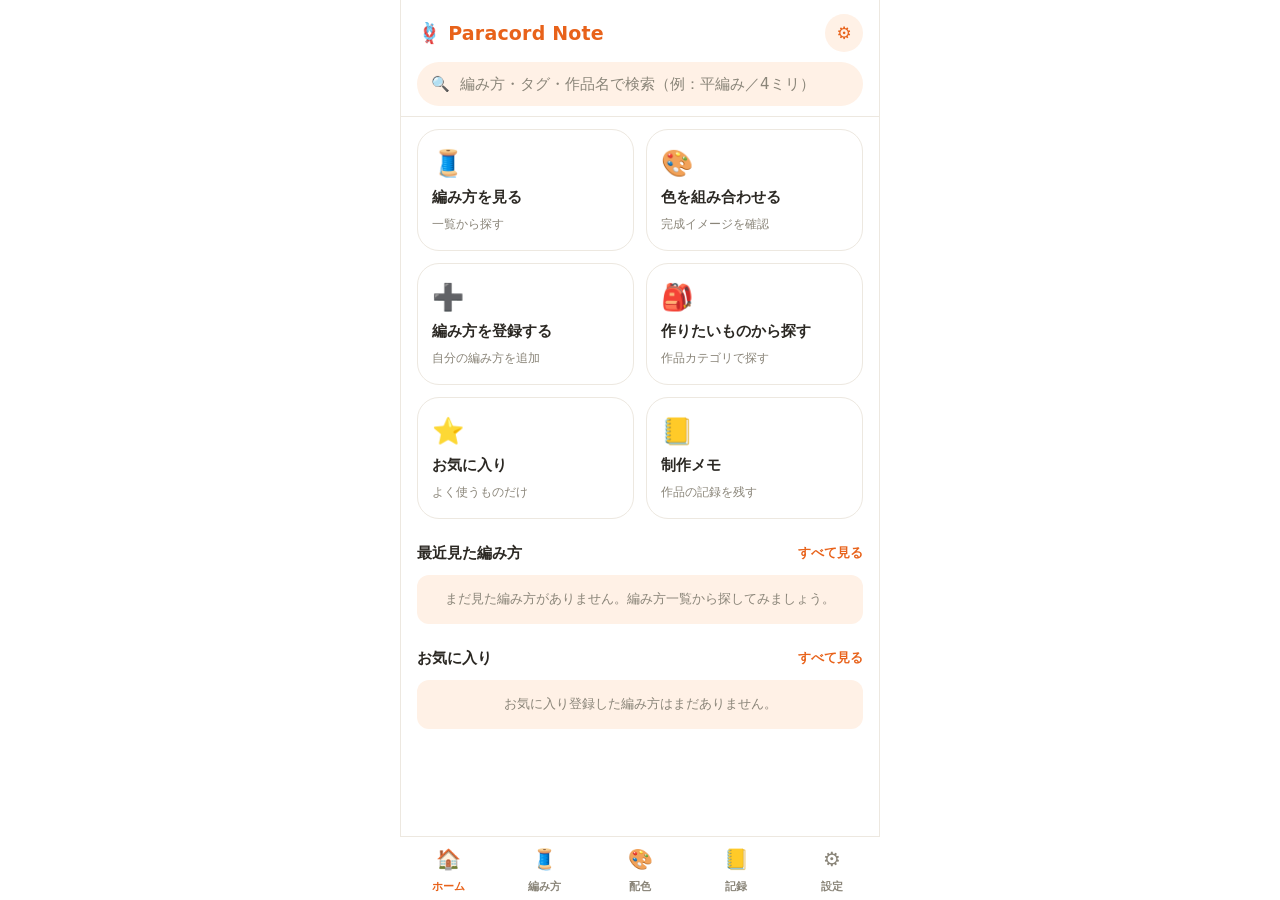
<file: paracord-note/index.html>
<!doctype html>
<html lang="ja">
<head>
<meta charset="utf-8">
<meta name="viewport" content="width=device-width,initial-scale=1,viewport-fit=cover">
<title>Paracord Note</title>
<meta name="description" content="パラコードの編み方・手順・配色を記録して、いつでも作業を再開できるアプリ">
<meta name="theme-color" content="#FF7A30">
<link rel="stylesheet" href="css/style.css">
</head>
<body>
<div id="app"></div>
<script src="js/data.js"></script>
<script src="js/app.js"></script>
</body>
</html>
</file>
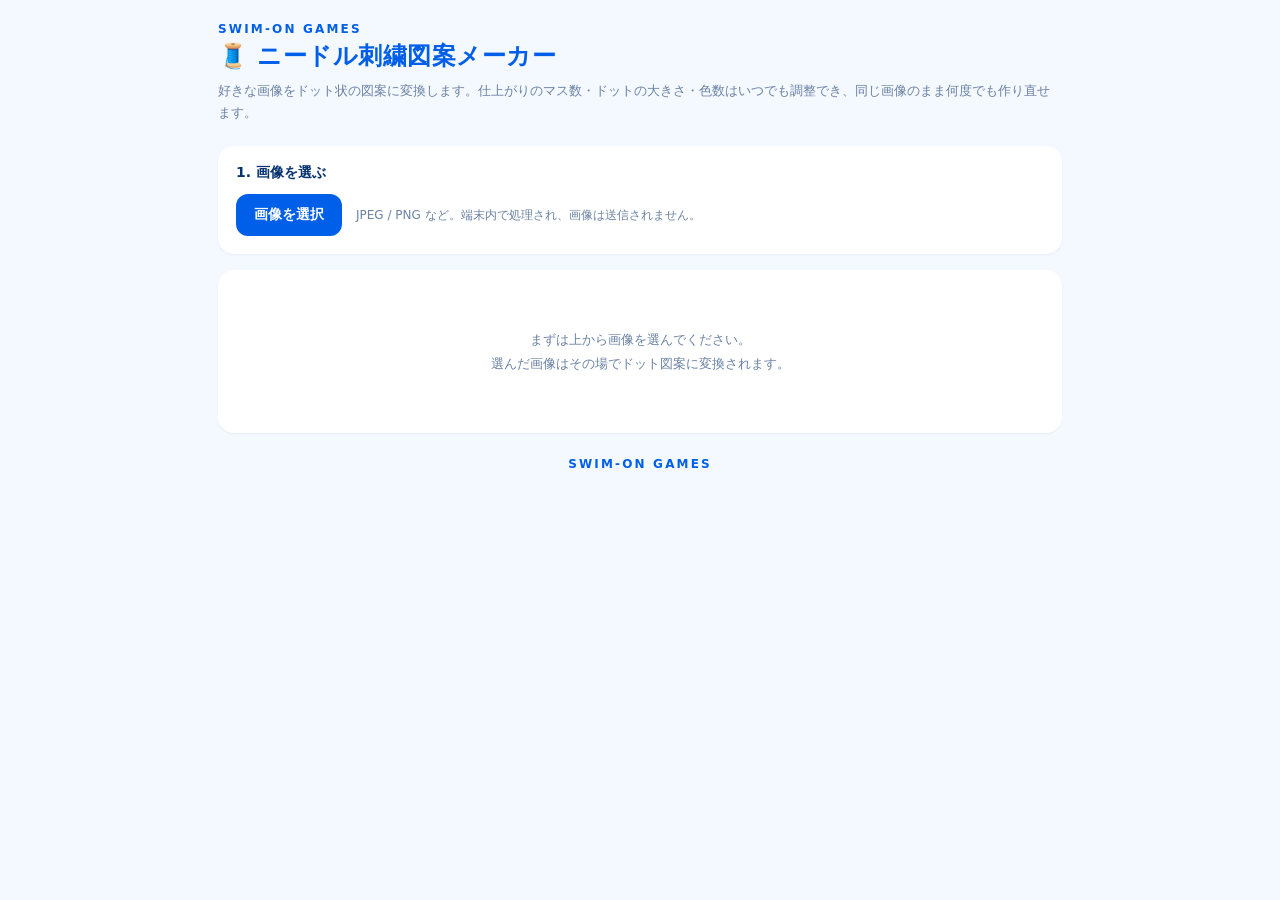
<file: needle-embroidery-pattern.html>
<!doctype html>
<html lang="ja">
<head>
<meta charset="utf-8">
<meta name="viewport" content="width=device-width,initial-scale=1,viewport-fit=cover">
<title>ニードル刺繍図案メーカー | SWIM-ON GAMES</title>
<meta name="description" content="画像を選ぶだけで、ニードル刺繍・パンチニードル用のドット図案に変換。ドットの大きさや色数はあとから何度でも調整できます。">
<style>
:root{
  --blue:#005FE8;
  --blue-dark:#0046B8;
  --blue-light:#EAF5FF;
  --text:#06326F;
  --muted:#6B82A3;
  --line:#D9E9FF;
  --white:#fff;
}
*{box-sizing:border-box;-webkit-tap-highlight-color:transparent}
html,body{margin:0;min-height:100%;font-family:system-ui,-apple-system,BlinkMacSystemFont,"Hiragino Sans","Yu Gothic",sans-serif;background:#F4F8FF;color:var(--text)}
button{font-family:inherit;cursor:pointer;border:0;background:none}
input{font-family:inherit}
.app{width:min(880px,100%);margin:0 auto;padding:22px 18px 48px}
.header{display:flex;align-items:center;justify-content:space-between;margin-bottom:4px}
.brand{font-size:12px;font-weight:900;letter-spacing:.18em;color:var(--blue)}
h1.title{margin:2px 0 8px;color:var(--blue);font-size:24px;font-weight:900;letter-spacing:.02em}
.subtitle{margin:0 0 22px;color:var(--muted);font-size:13px;line-height:1.7}
.card{background:#fff;border-radius:16px;padding:18px 18px;margin-bottom:16px;box-shadow:0 1px 2px rgba(6,50,111,.06)}
.card h2{margin:0 0 12px;font-size:14px;font-weight:900;color:var(--text)}
.upload-row{display:flex;align-items:center;gap:14px;flex-wrap:wrap}
.upload-btn{background:var(--blue);color:#fff;font-weight:900;font-size:14px;padding:12px 18px;border-radius:12px}
.upload-btn:active{background:var(--blue-dark)}
input[type=file]{display:none}
.thumb{width:56px;height:56px;border-radius:10px;object-fit:cover;border:2px solid var(--line);display:none}
.file-hint{font-size:12px;color:var(--muted)}
.field{margin-top:16px}
.field:first-child{margin-top:0}
.field-label{display:flex;justify-content:space-between;align-items:baseline;font-size:13px;font-weight:800;color:var(--text);margin-bottom:8px}
.field-label .val{color:var(--blue);font-weight:900}
input[type=range]{width:100%;accent-color:var(--blue)}
.grid-info{font-size:12px;color:var(--muted);margin-top:6px}
.size-inputs{display:flex;align-items:center;gap:8px;font-size:14px;font-weight:800;color:var(--text)}
.size-inputs input[type=number]{width:72px;padding:8px 10px;border:2px solid var(--line);border-radius:10px;font-size:14px;font-weight:800;color:var(--text);background:var(--blue-light);outline:none;-moz-appearance:textfield}
.size-inputs input[type=number]:focus{border-color:var(--blue)}
.size-x{color:var(--muted)}
.size-unit{color:var(--muted);font-weight:700;font-size:12px}
.canvas-wrap{overflow:auto;border:1px solid var(--line);border-radius:12px;background:#fbfdff;max-height:70vh}
canvas#pattern{display:block}
.empty-state{padding:40px 16px;text-align:center;color:var(--muted);font-size:13px;line-height:1.8}
.actions{display:flex;gap:10px;margin-top:14px;flex-wrap:wrap}
.btn{padding:12px 18px;border-radius:12px;font-size:13px;font-weight:900}
.btn-primary{background:var(--blue);color:#fff}
.btn-primary:active{background:var(--blue-dark)}
.btn-outline{background:#fff;color:var(--blue);border:2px solid var(--blue)}
.btn[disabled]{opacity:.4;pointer-events:none}
.legend-head{display:flex;justify-content:space-between;align-items:baseline}
.legend-count{font-size:12px;color:var(--muted)}
.legend-list{display:grid;grid-template-columns:repeat(auto-fill,minmax(150px,1fr));gap:8px;margin-top:12px}
.legend-item{display:flex;align-items:center;gap:8px;background:var(--blue-light);border-radius:10px;padding:8px 10px}
.swatch{width:26px;height:26px;border-radius:7px;flex-shrink:0;border:1px solid rgba(0,0,0,.08);display:flex;align-items:center;justify-content:center;font-size:11px;font-weight:900}
.legend-meta{font-size:11px;color:var(--text);line-height:1.5}
.legend-meta b{font-size:12px}
.footer{text-align:center;color:var(--blue);font-size:12px;font-weight:900;letter-spacing:.18em;padding-top:8px}
.status{font-size:12px;color:var(--blue);font-weight:800;margin-top:8px;min-height:16px}
</style>
</head>
<body>
<div class="app">
  <div class="header"><div class="brand">SWIM-ON GAMES</div></div>
  <h1 class="title">🧵 ニードル刺繍図案メーカー</h1>
  <p class="subtitle">好きな画像をドット状の図案に変換します。仕上がりのマス数・ドットの大きさ・色数はいつでも調整でき、同じ画像のまま何度でも作り直せます。</p>

  <div class="card">
    <h2>1. 画像を選ぶ</h2>
    <div class="upload-row">
      <label class="upload-btn">画像を選択<input id="fileInput" type="file" accept="image/*"></label>
      <img id="thumb" class="thumb" alt="">
      <span class="file-hint">JPEG / PNG など。端末内で処理され、画像は送信されません。</span>
    </div>
  </div>

  <div class="card" id="controlsCard" style="display:none">
    <h2>2. 仕上がりサイズ・色数を調整</h2>
    <div class="field">
      <div class="field-label"><span>仕上がりサイズ（マス数）</span></div>
      <div class="size-inputs">
        <input type="number" id="targetCols" min="3" step="1" inputmode="numeric"><span class="size-x">×</span><span id="targetRowsOut">-</span><span class="size-unit">マス（横×縦）</span>
      </div>
      <div class="grid-info" id="gridInfo"></div>
    </div>
    <div class="field">
      <div class="field-label"><span>ドットの大きさ（詳細調整）</span><span class="val" id="dotSizeVal"></span></div>
      <input type="range" id="dotSize" min="2" max="40" value="10" step="1">
    </div>
    <div class="field">
      <div class="field-label"><span>糸の色数（減色）</span><span class="val" id="colorCountVal"></span></div>
      <input type="range" id="colorCount" min="2" max="40" value="12" step="1">
      <div class="grid-info">色数を減らすほど、必要な糸の種類が少なくなります。</div>
    </div>
    <div class="status" id="status"></div>
  </div>

  <div class="card" id="patternCard" style="display:none">
    <h2>3. 図案</h2>
    <div class="canvas-wrap"><canvas id="pattern"></canvas></div>
    <div class="actions">
      <button class="btn btn-primary" id="downloadBtn">図案をPNGで保存</button>
    </div>
  </div>

  <div class="card" id="legendCard" style="display:none">
    <div class="legend-head"><h2 style="margin:0">糸の色一覧</h2><span class="legend-count" id="legendCount"></span></div>
    <div class="legend-list" id="legendList"></div>
  </div>

  <div class="card" id="placeholderCard">
    <div class="empty-state">まずは上から画像を選んでください。<br>選んだ画像はその場でドット図案に変換されます。</div>
  </div>

  <div class="footer">SWIM-ON GAMES</div>
</div>

<script>
(function(){
  var MAX_SOURCE_DIM = 480;
  var srcCtx, srcW, srcH, srcData;

  var fileInput = document.getElementById('fileInput');
  var thumb = document.getElementById('thumb');
  var controlsCard = document.getElementById('controlsCard');
  var patternCard = document.getElementById('patternCard');
  var legendCard = document.getElementById('legendCard');
  var placeholderCard = document.getElementById('placeholderCard');
  var dotSizeInput = document.getElementById('dotSize');
  var dotSizeVal = document.getElementById('dotSizeVal');
  var targetColsInput = document.getElementById('targetCols');
  var targetRowsOut = document.getElementById('targetRowsOut');
  var colorCountInput = document.getElementById('colorCount');
  var colorCountVal = document.getElementById('colorCountVal');
  var gridInfo = document.getElementById('gridInfo');
  var status = document.getElementById('status');
  var patternCanvas = document.getElementById('pattern');
  var legendList = document.getElementById('legendList');
  var legendCount = document.getElementById('legendCount');
  var downloadBtn = document.getElementById('downloadBtn');

  var regenTimer = null;

  fileInput.addEventListener('change', function(e){
    var file = e.target.files && e.target.files[0];
    if(!file) return;
    var reader = new FileReader();
    reader.onload = function(ev){
      var img = new Image();
      img.onload = function(){ onImageLoaded(img); };
      img.src = ev.target.result;
    };
    reader.readAsDataURL(file);
  });

  function onImageLoaded(img){
    thumb.src = img.src;
    thumb.style.display = 'block';

    var scale = Math.min(1, MAX_SOURCE_DIM / Math.max(img.width, img.height));
    srcW = Math.max(1, Math.round(img.width * scale));
    srcH = Math.max(1, Math.round(img.height * scale));

    var off = document.createElement('canvas');
    off.width = srcW; off.height = srcH;
    srcCtx = off.getContext('2d');
    srcCtx.drawImage(img, 0, 0, srcW, srcH);
    srcData = srcCtx.getImageData(0, 0, srcW, srcH).data;

    dotSizeInput.max = Math.max(4, Math.floor(Math.min(srcW, srcH) / 3));
    dotSizeInput.value = Math.max(3, Math.round(Math.min(srcW, srcH) / 40));

    targetColsInput.min = Math.max(1, Math.floor(srcW / parseInt(dotSizeInput.max, 10)));
    targetColsInput.max = Math.floor(srcW / parseInt(dotSizeInput.min, 10));

    controlsCard.style.display = '';
    patternCard.style.display = '';
    legendCard.style.display = '';
    placeholderCard.style.display = 'none';

    scheduleGenerate(true);
  }

  dotSizeInput.addEventListener('input', function(){ scheduleGenerate(false); });
  colorCountInput.addEventListener('input', function(){ scheduleGenerate(false); });

  targetColsInput.addEventListener('input', function(){
    var wantCols = parseInt(targetColsInput.value, 10);
    if(!wantCols || wantCols < 1) return;
    var dotMin = parseInt(dotSizeInput.min, 10), dotMax = parseInt(dotSizeInput.max, 10);
    var newDotSize = Math.min(dotMax, Math.max(dotMin, Math.round(srcW / wantCols)));
    dotSizeInput.value = newDotSize;
    scheduleGenerate(false);
  });

  function scheduleGenerate(immediate){
    dotSizeVal.textContent = dotSizeInput.value + 'px';
    colorCountVal.textContent = colorCountInput.value + '色';
    if(regenTimer) clearTimeout(regenTimer);
    if(immediate){ generate(); return; }
    status.textContent = '生成中…';
    regenTimer = setTimeout(generate, 140);
  }

  function generate(){
    var dotSize = parseInt(dotSizeInput.value, 10);
    var maxColors = parseInt(colorCountInput.value, 10);

    var cols = Math.max(1, Math.floor(srcW / dotSize));
    var rows = Math.max(1, Math.floor(srcH / dotSize));
    targetColsInput.value = cols;
    targetRowsOut.textContent = rows;
    gridInfo.textContent = 'ドット ' + dotSize + 'px 換算での実際のマス数です';

    var cellColors = new Array(cols * rows);
    for(var ry = 0; ry < rows; ry++){
      for(var rx = 0; rx < cols; rx++){
        cellColors[ry * cols + rx] = averageCell(rx * dotSize, ry * dotSize, dotSize, dotSize);
      }
    }

    var k = Math.min(maxColors, cellColors.length);
    var km = kmeans(cellColors, k, 6);
    var clusters = km.clusters.map(function(c, i){ return { r: c.r, g: c.g, b: c.b, count: 0, idx: i }; });
    km.assignments.forEach(function(ci){ clusters[ci].count++; });

    clusters.sort(function(a, b){ return b.count - a.count; });
    var oldToNew = {};
    clusters.forEach(function(c, newIdx){ oldToNew[c.idx] = newIdx; c.symbol = String(newIdx + 1); });
    var finalAssignments = km.assignments.map(function(ci){ return oldToNew[ci]; });

    renderPattern(cols, rows, dotSize, finalAssignments, clusters);
    renderLegend(clusters, cellColors.length);
    status.textContent = '';
  }

  function averageCell(px, py, w, h){
    var r = 0, g = 0, b = 0, n = 0;
    var x1 = Math.min(px + w, srcW), y1 = Math.min(py + h, srcH);
    for(var y = py; y < y1; y++){
      var rowOff = y * srcW * 4;
      for(var x = px; x < x1; x++){
        var o = rowOff + x * 4;
        r += srcData[o]; g += srcData[o+1]; b += srcData[o+2]; n++;
      }
    }
    if(n === 0) return { r:255, g:255, b:255 };
    return { r: r/n, g: g/n, b: b/n };
  }

  function kmeans(colors, k, iterations){
    if(k <= 0) k = 1;
    var step = Math.max(1, Math.floor(colors.length / k));
    var centroids = [];
    for(var i = 0; i < k; i++){
      var src = colors[Math.min(colors.length - 1, i * step)];
      centroids.push({ r: src.r, g: src.g, b: src.b });
    }

    var assignments = new Array(colors.length);
    for(var iter = 0; iter < iterations; iter++){
      for(var ci = 0; ci < colors.length; ci++){
        var c = colors[ci], best = 0, bestD = Infinity;
        for(var j = 0; j < centroids.length; j++){
          var cd = centroids[j];
          var dr = c.r - cd.r, dg = c.g - cd.g, db = c.b - cd.b;
          var d = dr*dr + dg*dg + db*db;
          if(d < bestD){ bestD = d; best = j; }
        }
        assignments[ci] = best;
      }
      var sums = centroids.map(function(){ return { r:0, g:0, b:0, n:0 }; });
      for(var ci2 = 0; ci2 < colors.length; ci2++){
        var s = sums[assignments[ci2]], c2 = colors[ci2];
        s.r += c2.r; s.g += c2.g; s.b += c2.b; s.n++;
      }
      sums.forEach(function(s, idx){
        if(s.n > 0) centroids[idx] = { r: s.r/s.n, g: s.g/s.n, b: s.b/s.n };
      });
    }
    return { clusters: centroids, assignments: assignments };
  }

  function renderPattern(cols, rows, dotSize, assignments, clusters){
    var cellSize = Math.max(8, Math.min(26, Math.floor(700 / cols)));
    var marginTop = 20, marginLeft = 26;
    var w = cols * cellSize + marginLeft, h = rows * cellSize + marginTop;
    patternCanvas.width = w;
    patternCanvas.height = h;
    var ctx = patternCanvas.getContext('2d');
    ctx.clearRect(0, 0, w, h);
    ctx.fillStyle = '#fff';
    ctx.fillRect(0, 0, w, h);

    var showSymbol = cellSize >= 14;
    ctx.textAlign = 'center';
    ctx.textBaseline = 'middle';
    ctx.font = Math.floor(cellSize * 0.55) + 'px system-ui, sans-serif';

    for(var y = 0; y < rows; y++){
      for(var x = 0; x < cols; x++){
        var cl = clusters[assignments[y * cols + x]];
        var px = marginLeft + x * cellSize, py = marginTop + y * cellSize;
        ctx.fillStyle = 'rgb(' + Math.round(cl.r) + ',' + Math.round(cl.g) + ',' + Math.round(cl.b) + ')';
        ctx.fillRect(px, py, cellSize, cellSize);
        ctx.strokeStyle = 'rgba(6,50,111,0.12)';
        ctx.lineWidth = 1;
        ctx.strokeRect(px + 0.5, py + 0.5, cellSize - 1, cellSize - 1);
        if(showSymbol){
          var lum = 0.299*cl.r + 0.587*cl.g + 0.114*cl.b;
          ctx.fillStyle = lum > 150 ? '#06326F' : '#fff';
          ctx.fillText(cl.symbol, px + cellSize/2, py + cellSize/2 + 1);
        }
      }
    }

    // bold grid every 10 cells + axis numbers for locating stitch position
    ctx.strokeStyle = 'rgba(6,50,111,0.45)';
    ctx.fillStyle = '#6B82A3';
    ctx.font = '10px system-ui, sans-serif';
    ctx.lineWidth = 1.5;
    for(var gx = 0; gx <= cols; gx += 10){
      var lx = marginLeft + gx * cellSize;
      ctx.beginPath(); ctx.moveTo(lx, marginTop); ctx.lineTo(lx, h); ctx.stroke();
      if(gx > 0){ ctx.textAlign='center'; ctx.fillText(String(gx), lx, marginTop - 8); }
    }
    for(var gy = 0; gy <= rows; gy += 10){
      var ly = marginTop + gy * cellSize;
      ctx.beginPath(); ctx.moveTo(marginLeft, ly); ctx.lineTo(w, ly); ctx.stroke();
      if(gy > 0){ ctx.textAlign='right'; ctx.fillText(String(gy), marginLeft - 6, ly); }
    }
  }

  function renderLegend(clusters, totalCells){
    legendCount.textContent = clusters.length + '色 / 全 ' + totalCells + 'マス';
    legendList.innerHTML = clusters.map(function(c){
      var hex = rgbToHex(c.r, c.g, c.b);
      var lum = 0.299*c.r + 0.587*c.g + 0.114*c.b;
      var txt = lum > 150 ? '#06326F' : '#fff';
      return '<div class="legend-item">' +
        '<div class="swatch" style="background:' + hex + ';color:' + txt + '">' + c.symbol + '</div>' +
        '<div class="legend-meta"><b>' + hex + '</b><br>' + c.count + ' マス</div>' +
        '</div>';
    }).join('');
  }

  function rgbToHex(r, g, b){
    function h(v){ return Math.max(0, Math.min(255, Math.round(v))).toString(16).padStart(2, '0'); }
    return '#' + h(r) + h(g) + h(b);
  }

  downloadBtn.addEventListener('click', async function(){
    var filename = 'needle-embroidery-pattern.png';
    if(window.claude && typeof window.claude.use === 'function'){
      try{
        var downloads = await window.claude.use('downloads');
        if(downloads){
          var blob = await new Promise(function(resolve){ patternCanvas.toBlob(resolve, 'image/png'); });
          try{ await downloads.save({ filename: filename, data: blob }); }
          catch(e){ /* declined or unavailable */ }
          return;
        }
      }catch(e){ /* fall through to plain download */ }
    }
    var link = document.createElement('a');
    link.download = filename;
    link.href = patternCanvas.toDataURL('image/png');
    link.click();
  });
})();
</script>
</body>
</html>
</file>
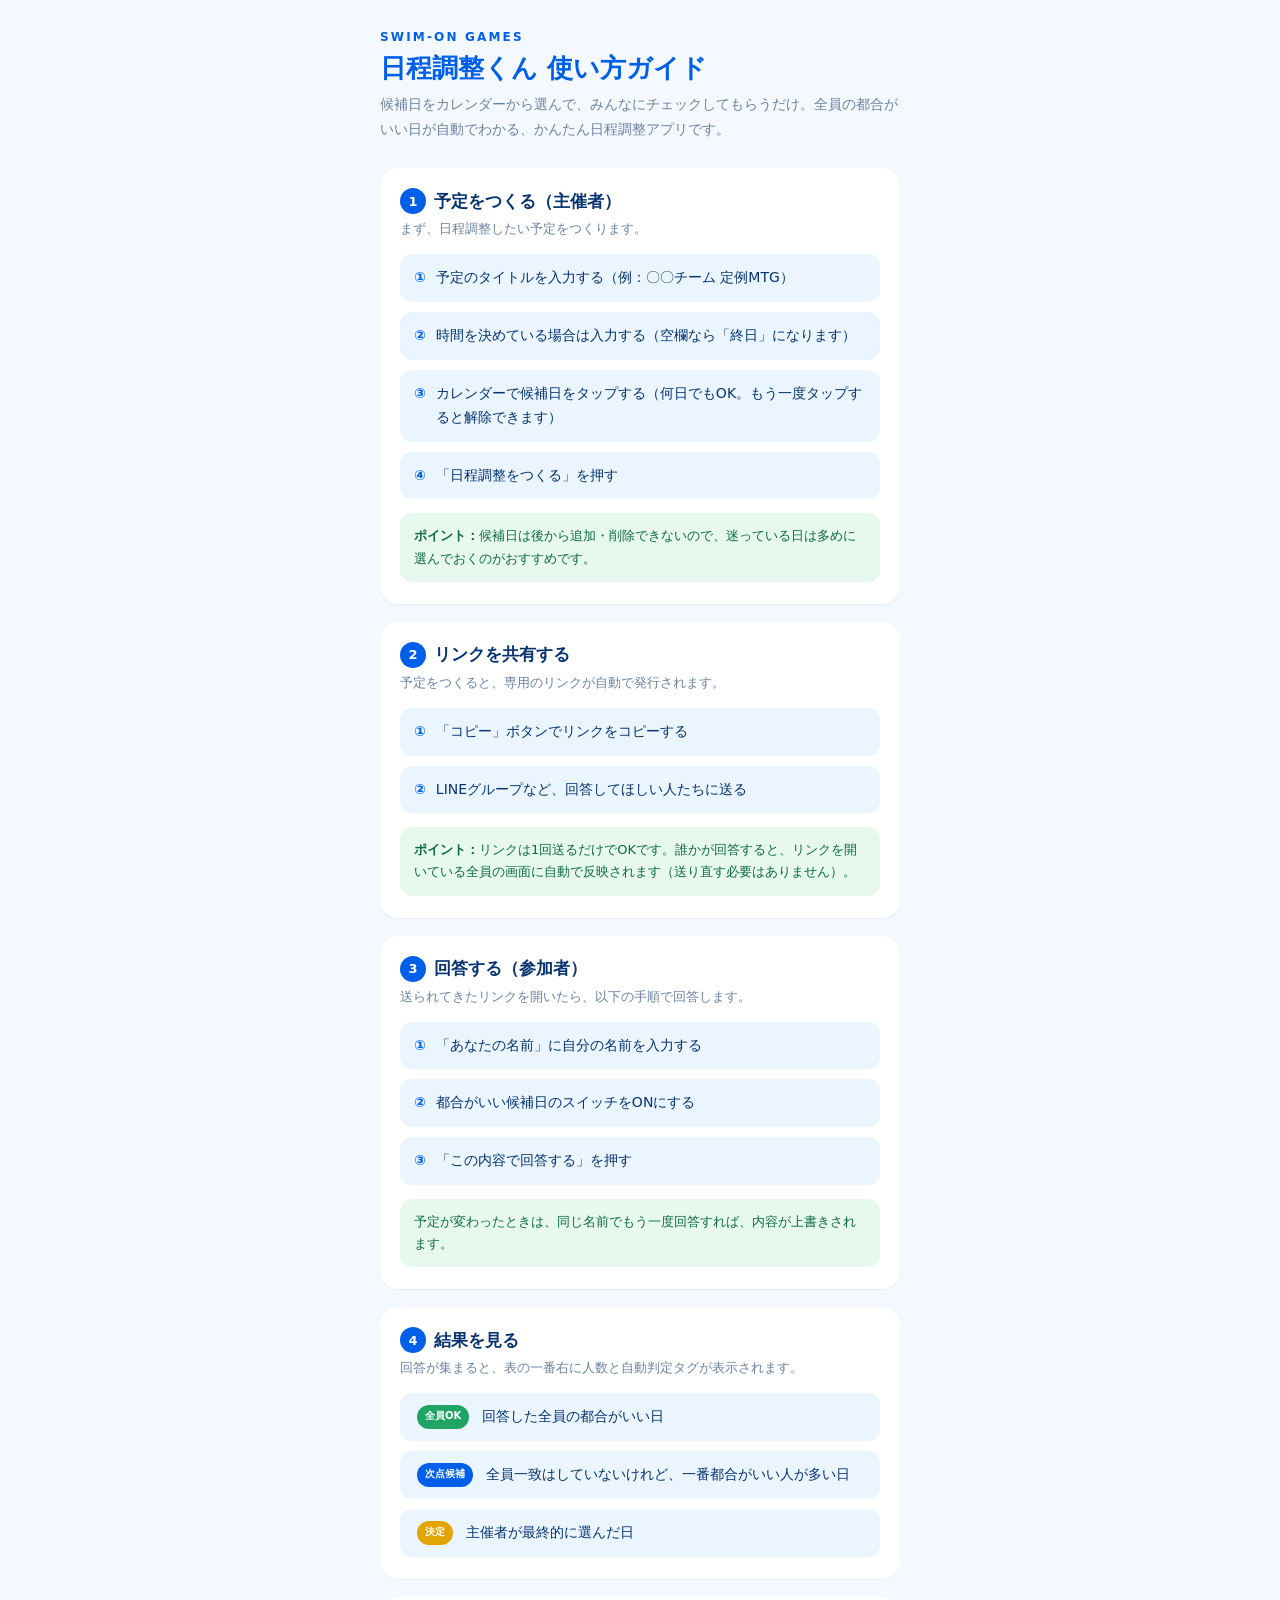
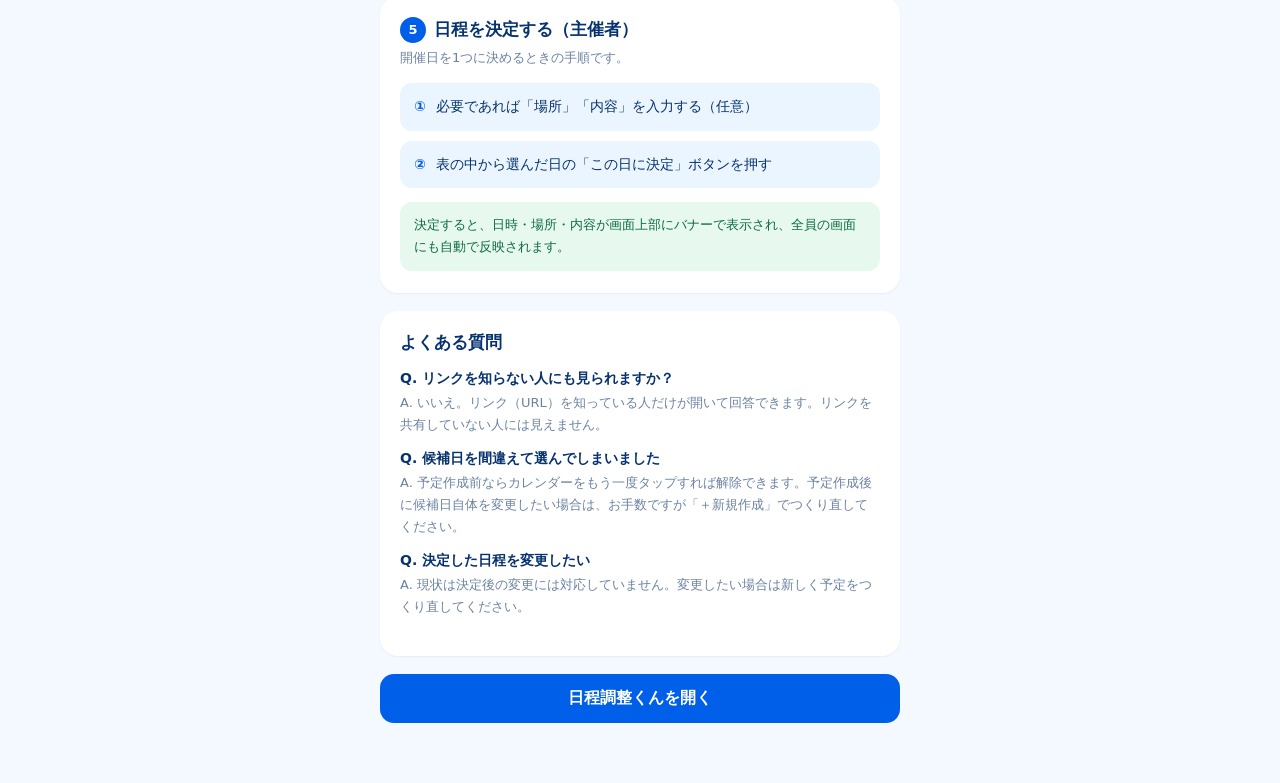
<file: schedule-adjustment-guide.html>
<!doctype html>
<html lang="ja">
<head>
<meta charset="utf-8">
<meta name="viewport" content="width=device-width,initial-scale=1,viewport-fit=cover">
<title>使い方ガイド | 日程調整くん</title>
<meta name="description" content="日程調整くんの使い方。候補日の作り方、回答のしかた、日程の決め方をわかりやすく解説します。">
<style>
:root{
  --blue:#005FE8;
  --blue-dark:#0046B8;
  --blue-light:#EAF5FF;
  --text:#06326F;
  --muted:#6B82A3;
  --line:#D9E9FF;
  --good:#1FA463;
  --good-light:#E7F8EF;
}
*{box-sizing:border-box}
html,body{margin:0;font-family:system-ui,-apple-system,BlinkMacSystemFont,"Hiragino Sans","Yu Gothic",sans-serif;background:#F4F8FF;color:var(--text)}
.wrap{width:min(560px,100%);margin:0 auto;padding:26px 20px 60px}
.brand{font-size:12px;font-weight:900;letter-spacing:.18em;color:var(--blue)}
h1{margin:6px 0 6px;color:var(--blue);font-size:26px;font-weight:900}
.lead{color:var(--muted);font-size:14px;line-height:1.8;margin-bottom:26px}
.back{display:inline-block;margin-bottom:18px;font-size:13px;font-weight:800;color:var(--blue);text-decoration:none}
.section{background:#fff;border-radius:18px;padding:20px 20px 22px;margin-bottom:18px;box-shadow:0 1px 2px rgba(6,50,111,.06)}
.section h2{margin:0 0 4px;font-size:17px;color:var(--text);display:flex;align-items:center;gap:8px}
.section .num{display:inline-flex;align-items:center;justify-content:center;width:26px;height:26px;border-radius:50%;background:var(--blue);color:#fff;font-size:13px;font-weight:900;flex-shrink:0}
.section .desc{color:var(--muted);font-size:13px;margin:2px 0 14px;line-height:1.7}
.steps{list-style:none;margin:0;padding:0;display:flex;flex-direction:column;gap:10px}
.steps li{background:var(--blue-light);border-radius:12px;padding:12px 14px;font-size:14px;line-height:1.7;display:flex;gap:10px}
.steps li .n{font-weight:900;color:var(--blue);flex-shrink:0}
.tip{background:var(--good-light);border-radius:12px;padding:12px 14px;font-size:13px;color:#0d6b3f;margin-top:14px;line-height:1.7}
.tip b{font-weight:900}
.warn{background:#FFF6D8;border-radius:12px;padding:12px 14px;font-size:13px;color:#7a5b00;margin-top:14px;line-height:1.7}
.tag-demo{display:inline-block;font-size:10px;font-weight:900;padding:2px 8px;border-radius:999px;color:#fff;margin:0 3px}
.tag-good{background:var(--good)}
.tag-next{background:var(--blue)}
.tag-decided{background:#E2A400}
.cta{display:block;text-align:center;background:var(--blue);color:#fff;text-decoration:none;font-weight:900;padding:14px;border-radius:14px;margin-top:8px}
.cta:active{background:var(--blue-dark)}
.faq dt{font-weight:900;font-size:14px;margin-top:14px}
.faq dt:first-child{margin-top:0}
.faq dd{margin:4px 0 0;color:var(--muted);font-size:13px;line-height:1.7}
</style>
</head>
<body>
<div class="wrap">
  <span class="brand">SWIM-ON GAMES</span>
  <h1>日程調整くん 使い方ガイド</h1>
  <div class="lead">候補日をカレンダーから選んで、みんなにチェックしてもらうだけ。全員の都合がいい日が自動でわかる、かんたん日程調整アプリです。</div>

  <div class="section">
    <h2><span class="num">1</span>予定をつくる（主催者）</h2>
    <div class="desc">まず、日程調整したい予定をつくります。</div>
    <ul class="steps">
      <li><span class="n">①</span>予定のタイトルを入力する（例：〇〇チーム 定例MTG）</li>
      <li><span class="n">②</span>時間を決めている場合は入力する（空欄なら「終日」になります）</li>
      <li><span class="n">③</span>カレンダーで候補日をタップする（何日でもOK。もう一度タップすると解除できます）</li>
      <li><span class="n">④</span>「日程調整をつくる」を押す</li>
    </ul>
    <div class="tip"><b>ポイント：</b>候補日は後から追加・削除できないので、迷っている日は多めに選んでおくのがおすすめです。</div>
  </div>

  <div class="section">
    <h2><span class="num">2</span>リンクを共有する</h2>
    <div class="desc">予定をつくると、専用のリンクが自動で発行されます。</div>
    <ul class="steps">
      <li><span class="n">①</span>「コピー」ボタンでリンクをコピーする</li>
      <li><span class="n">②</span>LINEグループなど、回答してほしい人たちに送る</li>
    </ul>
    <div class="tip"><b>ポイント：</b>リンクは1回送るだけでOKです。誰かが回答すると、リンクを開いている全員の画面に自動で反映されます（送り直す必要はありません）。</div>
  </div>

  <div class="section">
    <h2><span class="num">3</span>回答する（参加者）</h2>
    <div class="desc">送られてきたリンクを開いたら、以下の手順で回答します。</div>
    <ul class="steps">
      <li><span class="n">①</span>「あなたの名前」に自分の名前を入力する</li>
      <li><span class="n">②</span>都合がいい候補日のスイッチをONにする</li>
      <li><span class="n">③</span>「この内容で回答する」を押す</li>
    </ul>
    <div class="tip">予定が変わったときは、同じ名前でもう一度回答すれば、内容が上書きされます。</div>
  </div>

  <div class="section">
    <h2><span class="num">4</span>結果を見る</h2>
    <div class="desc">回答が集まると、表の一番右に人数と自動判定タグが表示されます。</div>
    <ul class="steps">
      <li><span class="tag-demo tag-good">全員OK</span>回答した全員の都合がいい日</li>
      <li><span class="tag-demo tag-next">次点候補</span>全員一致はしていないけれど、一番都合がいい人が多い日</li>
      <li><span class="tag-demo tag-decided">決定</span>主催者が最終的に選んだ日</li>
    </ul>
  </div>

  <div class="section">
    <h2><span class="num">5</span>日程を決定する（主催者）</h2>
    <div class="desc">開催日を1つに決めるときの手順です。</div>
    <ul class="steps">
      <li><span class="n">①</span>必要であれば「場所」「内容」を入力する（任意）</li>
      <li><span class="n">②</span>表の中から選んだ日の「この日に決定」ボタンを押す</li>
    </ul>
    <div class="tip">決定すると、日時・場所・内容が画面上部にバナーで表示され、全員の画面にも自動で反映されます。</div>
  </div>

  <div class="section">
    <h2>よくある質問</h2>
    <dl class="faq">
      <dt>Q. リンクを知らない人にも見られますか？</dt>
      <dd>A. いいえ。リンク（URL）を知っている人だけが開いて回答できます。リンクを共有していない人には見えません。</dd>
      <dt>Q. 候補日を間違えて選んでしまいました</dt>
      <dd>A. 予定作成前ならカレンダーをもう一度タップすれば解除できます。予定作成後に候補日自体を変更したい場合は、お手数ですが「＋新規作成」でつくり直してください。</dd>
      <dt>Q. 決定した日程を変更したい</dt>
      <dd>A. 現状は決定後の変更には対応していません。変更したい場合は新しく予定をつくり直してください。</dd>
    </dl>
  </div>

  <a class="cta" href="schedule-adjustment.html">日程調整くんを開く</a>
</div>
</body>
</html>
</file>
<file: paracord-note/css/style.css>
:root{
  --orange:#FF7A30;
  --orange-dark:#E8621A;
  --orange-light:#FFF1E6;
  --ink:#2B2823;
  --muted:#8A8579;
  --line:#EDE8E0;
  --bg:#FFFFFF;
  --card:#FFFFFF;
  --danger:#E5342B;
  --radius:16px;
  --radius-lg:22px;
  --nav-h:64px;
  --text-scale:1;
}
:root[data-theme="dark"]{
  --ink:#F2EFEA;
  --muted:#A7A196;
  --line:#3A362F;
  --bg:#1C1A17;
  --card:#262320;
  --orange-light:#3A2A1C;
}
*{box-sizing:border-box;-webkit-tap-highlight-color:transparent}
html,body{margin:0;padding:0;background:var(--bg);color:var(--ink)}
body{
  font-family:"Hiragino Kaku Gothic ProN","Hiragino Sans","Yu Gothic","Noto Sans JP",system-ui,-apple-system,sans-serif;
  font-size:calc(15px * var(--text-scale));
  line-height:1.6;
}
button,input,select,textarea{font-family:inherit;font-size:inherit;color:inherit}
button{cursor:pointer;border:0;background:none}
a{color:inherit;text-decoration:none}
img{max-width:100%;display:block}

#app{
  max-width:480px;
  margin:0 auto;
  min-height:100svh;
  background:var(--bg);
  position:relative;
  padding-bottom:calc(var(--nav-h) + 14px);
}

/* ---- ヘッダー ---- */
.topbar{
  position:sticky;top:0;z-index:20;
  background:var(--bg);
  padding:14px 16px 10px;
  border-bottom:1px solid var(--line);
}
.topbar-row{display:flex;align-items:center;justify-content:space-between;gap:10px;margin-bottom:10px}
.brand{font-size:19px;font-weight:800;color:var(--orange-dark);letter-spacing:.01em;display:flex;align-items:center;gap:6px}
.brand-icon{font-size:20px}
.icon-btn{width:38px;height:38px;border-radius:50%;background:var(--orange-light);display:flex;align-items:center;justify-content:center;font-size:17px;color:var(--orange-dark)}
.search-box{
  display:flex;align-items:center;gap:8px;
  background:var(--orange-light);
  border-radius:999px;padding:10px 14px;
}
.search-box input{flex:1;background:none;border:0;outline:none;color:var(--ink)}
.search-box input::placeholder{color:var(--muted)}
.page-title{font-size:17px;font-weight:800;padding:14px 16px 0}
.subnav{display:flex;gap:8px;overflow-x:auto;padding:10px 16px;scrollbar-width:none}
.subnav::-webkit-scrollbar{display:none}
.chip{
  flex:none;border:1px solid var(--line);border-radius:999px;padding:8px 14px;font-size:13px;font-weight:600;color:var(--muted);background:var(--card);
}
.chip.active{background:var(--orange);border-color:var(--orange);color:#fff}

.screen{padding:6px 16px 20px}

/* ---- ボタン ---- */
.btn{
  display:flex;align-items:center;justify-content:center;gap:8px;
  padding:14px 18px;border-radius:14px;font-weight:800;font-size:15px;
  min-height:50px;
}
.btn-primary{background:var(--orange);color:#fff}
.btn-primary:active{background:var(--orange-dark)}
.btn-secondary{background:var(--orange-light);color:var(--orange-dark)}
.btn-outline{background:var(--card);border:1.5px solid var(--line);color:var(--ink)}
.btn-danger{background:#FDEAE8;color:var(--danger)}
.btn-block{width:100%}
.btn-sm{min-height:38px;padding:8px 14px;font-size:13px;border-radius:10px}
.btn:disabled{opacity:.4}

/* ---- ホーム ---- */
.home-grid{display:grid;grid-template-columns:1fr 1fr;gap:12px;margin-top:6px}
.home-tile{
  background:var(--card);border:1px solid var(--line);border-radius:var(--radius-lg);
  padding:18px 14px;display:flex;flex-direction:column;gap:10px;min-height:104px;
  text-align:left;
}
.home-tile .tile-icon{font-size:26px}
.home-tile .tile-label{font-weight:800;font-size:14.5px}
.home-tile .tile-sub{font-size:11.5px;color:var(--muted)}
.section-heading{display:flex;align-items:center;justify-content:space-between;margin:22px 0 10px}
.section-heading h2{font-size:15px;margin:0;font-weight:800}
.link-more{font-size:12.5px;color:var(--orange-dark);font-weight:700}
.hscroll{display:flex;gap:12px;overflow-x:auto;padding-bottom:4px;scrollbar-width:none}
.hscroll::-webkit-scrollbar{display:none}
.empty-hint{color:var(--muted);font-size:13px;background:var(--orange-light);border-radius:12px;padding:14px;text-align:center}

/* ---- カード（編み方） ---- */
.pattern-list{display:flex;flex-direction:column;gap:14px;margin-top:8px}
.pattern-card{
  background:var(--card);border:1px solid var(--line);border-radius:var(--radius-lg);
  overflow:hidden;position:relative;
}
.pattern-card .thumb{
  width:100%;aspect-ratio:16/10;background:linear-gradient(135deg,#F4EFE7,#EDE3D4);
  display:flex;align-items:center;justify-content:center;color:var(--muted);font-size:13px;position:relative;
}
.pattern-card .thumb img{width:100%;height:100%;object-fit:cover}
.badge{
  position:absolute;top:10px;left:10px;background:#fff;border-radius:8px;padding:4px 8px;font-size:11px;font-weight:700;color:var(--muted);
  box-shadow:0 1px 4px rgba(0,0,0,.08);
}
.badge.sample{color:var(--orange-dark)}
.fav-btn{
  position:absolute;top:10px;right:10px;width:36px;height:36px;border-radius:50%;
  background:rgba(255,255,255,.92);display:flex;align-items:center;justify-content:center;font-size:17px;
}
.fav-btn.active{color:var(--orange)}
.pattern-card .body{padding:12px 14px 14px}
.pattern-card h3{margin:0 0 6px;font-size:16px;font-weight:800}
.meta-row{display:flex;flex-wrap:wrap;gap:6px;font-size:11.5px;color:var(--muted)}
.meta-row span{background:var(--orange-light);color:var(--orange-dark);border-radius:8px;padding:3px 8px}
.pattern-card.mini{flex:none;width:150px}
.pattern-card.mini .thumb{aspect-ratio:1/1}
.pattern-card.mini .body{padding:8px 10px 10px}
.pattern-card.mini h3{font-size:13px}

/* ---- フィルタ ---- */
.filter-panel{background:var(--orange-light);border-radius:14px;padding:12px 14px;margin:10px 0}
.filter-group-title{font-size:11.5px;color:var(--muted);margin:8px 0 6px}
.filter-chips{display:flex;flex-wrap:wrap;gap:8px}

/* ---- 詳細画面 ---- */
.hero-photo{width:100%;aspect-ratio:4/3;border-radius:var(--radius-lg);background:linear-gradient(135deg,#F4EFE7,#EDE3D4);overflow:hidden;display:flex;align-items:center;justify-content:center;color:var(--muted)}
.hero-photo img{width:100%;height:100%;object-fit:cover}
.detail-title{font-size:22px;font-weight:900;margin:14px 0 4px}
.detail-aliases{font-size:12.5px;color:var(--muted);margin-bottom:12px}
.info-grid{display:grid;grid-template-columns:1fr 1fr;gap:10px;margin:14px 0}
.info-cell{background:var(--card);border:1px solid var(--line);border-radius:12px;padding:10px 12px}
.info-cell .label{font-size:11px;color:var(--muted)}
.info-cell .value{font-size:14px;font-weight:800;margin-top:2px}
.info-block{background:var(--card);border:1px solid var(--line);border-radius:12px;padding:12px 14px;margin-bottom:10px}
.info-block .label{font-size:12px;color:var(--muted);margin-bottom:4px;font-weight:700}
.info-block .value{font-size:14px;white-space:pre-wrap}
.unverified-banner{background:#FDEAE8;color:var(--danger);border-radius:12px;padding:10px 14px;font-size:12.5px;font-weight:700;margin-bottom:12px}
.action-row{display:flex;gap:10px;margin-top:16px}
.action-row .btn{flex:1}

/* ---- 工程画面 ---- */
.step-progress{display:flex;align-items:center;gap:8px;margin:10px 0}
.step-progress-bar{flex:1;height:6px;border-radius:99px;background:var(--line);overflow:hidden}
.step-progress-fill{height:100%;background:var(--orange)}
.step-progress-label{font-size:12px;color:var(--muted);font-weight:700;white-space:nowrap}
.step-photo{width:100%;aspect-ratio:1/1;border-radius:var(--radius-lg);background:#F4EFE7;overflow:hidden;position:relative}
.step-photo img{width:100%;height:100%;object-fit:cover}
.step-photo .zoom-hint{position:absolute;bottom:10px;right:10px;background:rgba(0,0,0,.55);color:#fff;font-size:11px;padding:5px 10px;border-radius:999px}
.strand-tag{display:inline-flex;align-items:center;gap:6px;font-size:12.5px;font-weight:800;padding:5px 10px;border-radius:999px;margin:10px 0}
.dot{width:9px;height:9px;border-radius:50%}
.strand-left{background:#E7F0FF;color:#1E5FCF}.strand-left .dot{background:#1E5FCF}
.strand-right{background:#FFEBE8;color:#D6412F}.strand-right .dot{background:#D6412F}
.strand-core{background:#F1F1F1;color:#555}.strand-core .dot{background:#555}
.strand-A{background:#FFEBE8;color:#D6412F}.strand-A .dot{background:#D6412F}
.strand-B{background:#E7F0FF;color:#1E5FCF}.strand-B .dot{background:#1E5FCF}
.strand-C{background:#EAF7EC;color:#2E8B45}.strand-C .dot{background:#2E8B45}
.step-desc{font-size:15.5px;font-weight:700;margin:10px 0}
.step-caution{background:#FFF6E5;color:#8A6100;border-radius:12px;padding:10px 12px;font-size:12.5px;margin-bottom:10px}
.step-nav{display:flex;gap:10px;margin-top:14px}
.step-nav .btn{flex:1}
.step-complete{margin-top:10px}
.speed-row{display:flex;gap:8px;margin:8px 0}

/* ---- フォーム ---- */
.field{margin-bottom:16px}
.field label{display:block;font-size:12.5px;font-weight:800;color:var(--muted);margin-bottom:6px}
.field input[type=text],.field input[type=number],.field input[type=url],.field input[type=date],.field select,.field textarea{
  width:100%;border:1.5px solid var(--line);border-radius:12px;padding:12px 14px;background:var(--card);outline:none;
}
.field input:focus,.field textarea:focus,.field select:focus{border-color:var(--orange)}
.field textarea{min-height:80px;resize:vertical}
.field-hint{font-size:11px;color:var(--muted);margin-top:4px}
.pill-select{display:flex;flex-wrap:wrap;gap:8px}
.pill{border:1.5px solid var(--line);border-radius:999px;padding:8px 14px;font-size:13px;font-weight:700;color:var(--ink)}
.pill.active{background:var(--orange);border-color:var(--orange);color:#fff}
.upload-box{
  border:2px dashed var(--line);border-radius:14px;padding:20px;text-align:center;color:var(--muted);font-size:13px;
}
.upload-box img{max-height:180px;margin:0 auto 8px;border-radius:10px}
.tag-input-row{display:flex;flex-wrap:wrap;gap:8px;align-items:center}
.tag-chip{background:var(--orange-light);color:var(--orange-dark);border-radius:999px;padding:6px 10px;font-size:12px;font-weight:700;display:flex;align-items:center;gap:6px}
.tag-chip button{font-size:13px}

/* ---- 工程エディタ（登録画面） ---- */
.step-editor-item{background:var(--card);border:1px solid var(--line);border-radius:14px;padding:12px;margin-bottom:12px}
.step-editor-head{display:flex;align-items:center;justify-content:space-between;margin-bottom:8px}
.step-editor-head strong{font-size:13.5px}
.reorder-btns{display:flex;gap:6px}
.reorder-btns button{width:30px;height:30px;border-radius:8px;background:var(--orange-light);color:var(--orange-dark);font-weight:800}

/* ---- 色の組み合わせ ---- */
.strand-slot{background:var(--card);border:1px solid var(--line);border-radius:14px;padding:12px 14px;margin-bottom:10px;display:flex;align-items:center;justify-content:space-between;gap:10px}
.strand-slot .slot-label{font-weight:800;font-size:13.5px;display:flex;align-items:center;gap:8px}
.slot-swatch{width:34px;height:34px;border-radius:50%;border:2px solid var(--line);flex:none}
.color-grid{display:grid;grid-template-columns:repeat(5,1fr);gap:10px;margin-top:10px}
.color-swatch{aspect-ratio:1/1;border-radius:12px;border:2px solid transparent;position:relative}
.color-swatch.selected{border-color:var(--orange);box-shadow:0 0 0 2px var(--orange-light)}
.color-swatch .swatch-name{position:absolute;bottom:-18px;left:0;right:0;text-align:center;font-size:9.5px;color:var(--muted);white-space:nowrap;overflow:hidden;text-overflow:ellipsis}
.color-picker-modal .color-grid{grid-template-columns:repeat(5,1fr);row-gap:24px}
.preview-weave{
  border-radius:var(--radius-lg);overflow:hidden;background:#F4EFE7;padding:18px;
  display:flex;flex-direction:column;align-items:center;justify-content:center;gap:6px;min-height:220px;
}
.preview-strand-row{display:flex;gap:4px;width:100%;justify-content:center}
.preview-bar{height:14px;border-radius:7px;flex:1;max-width:60px}

/* ---- 記録一覧 ---- */
.record-card{background:var(--card);border:1px solid var(--line);border-radius:var(--radius-lg);padding:0;overflow:hidden;margin-bottom:14px}
.record-card .thumb{width:100%;aspect-ratio:16/9;background:linear-gradient(135deg,#F4EFE7,#EDE3D4);display:flex;align-items:center;justify-content:center;color:var(--muted)}
.record-card .thumb img{width:100%;height:100%;object-fit:cover}
.record-card .body{padding:12px 14px}
.status-pill{display:inline-block;font-size:11px;font-weight:800;border-radius:999px;padding:3px 9px;margin-bottom:6px}
.status-pill.done{background:#EAF7EC;color:#2E8B45}
.status-pill.in_progress{background:#FFF6E5;color:#8A6100}

/* ---- テーブル（長さ記録） ---- */
.len-table{width:100%;border-collapse:collapse;font-size:12.5px}
.len-table th,.len-table td{border-bottom:1px solid var(--line);padding:8px 6px;text-align:left}
.len-table th{color:var(--muted);font-weight:700}
.kind-badge{font-size:10px;font-weight:800;border-radius:6px;padding:2px 6px}
.kind-badge.actual{background:#EAF7EC;color:#2E8B45}
.kind-badge.estimate{background:#FFF6E5;color:#8A6100}

/* ---- 下部固定ナビ ---- */
.bottom-nav{
  position:fixed;left:50%;transform:translateX(-50%);bottom:0;width:100%;max-width:480px;height:var(--nav-h);
  background:var(--bg);border-top:1px solid var(--line);display:flex;z-index:30;
}
.nav-item{flex:1;display:flex;flex-direction:column;align-items:center;justify-content:center;gap:3px;color:var(--muted);font-size:10.5px;font-weight:700}
.nav-item .nav-icon{font-size:20px}
.nav-item.active{color:var(--orange-dark)}

/* ---- モーダル ---- */
.modal-backdrop{position:fixed;inset:0;background:rgba(20,16,10,.45);z-index:50;display:flex;align-items:flex-end;justify-content:center}
.modal-sheet{
  background:var(--bg);width:100%;max-width:480px;border-radius:20px 20px 0 0;padding:18px 18px 26px;max-height:86svh;overflow-y:auto;
}
.modal-handle{width:40px;height:4px;background:var(--line);border-radius:99px;margin:0 auto 14px}
.modal-title{font-size:16px;font-weight:800;margin-bottom:12px}

/* ---- 画像拡大ビューア ---- */
.viewer-backdrop{position:fixed;inset:0;background:#000;z-index:60;display:flex;align-items:center;justify-content:center}
.viewer-backdrop img{max-width:100%;max-height:100%;object-fit:contain}
.viewer-close{position:absolute;top:16px;right:16px;color:#fff;font-size:26px;width:44px;height:44px}

/* ---- 注釈キャンバス ---- */
.annot-toolbar{display:flex;gap:8px;flex-wrap:wrap;margin:10px 0}
.annot-canvas-wrap{position:relative;border-radius:14px;overflow:hidden;background:#eee}
.annot-canvas-wrap canvas{width:100%;display:block;touch-action:none}

.small-note{font-size:11.5px;color:var(--muted)}
.divider{height:1px;background:var(--line);margin:16px 0}
h2.block-title{font-size:14px;font-weight:800;margin:20px 0 10px}
.toast{
  position:fixed;left:50%;bottom:86px;transform:translateX(-50%);background:#2B2823;color:#fff;
  padding:10px 18px;border-radius:999px;font-size:13px;font-weight:700;z-index:80;opacity:0;transition:opacity .25s;
  max-width:90%;text-align:center;pointer-events:none;
}
.toast.show{opacity:1}

.difficulty-stars{color:var(--orange);font-size:13px;letter-spacing:1px}
.category-grid{display:grid;grid-template-columns:1fr 1fr;gap:12px;margin-top:10px}
.category-tile{background:var(--card);border:1px solid var(--line);border-radius:16px;padding:18px 12px;text-align:center;font-weight:800;font-size:13.5px}
.category-tile .cat-icon{font-size:26px;display:block;margin-bottom:8px}

.settings-group{background:var(--card);border:1px solid var(--line);border-radius:14px;margin-bottom:14px;overflow:hidden}
.settings-row{display:flex;align-items:center;justify-content:space-between;padding:14px 16px;border-bottom:1px solid var(--line)}
.settings-row:last-child{border-bottom:0}
.settings-row .row-label{font-weight:700;font-size:14px}
.settings-row .row-sub{font-size:11.5px;color:var(--muted);margin-top:2px}
.segmented{display:flex;background:var(--orange-light);border-radius:999px;padding:3px}
.segmented button{padding:6px 12px;border-radius:999px;font-size:12px;font-weight:700;color:var(--orange-dark)}
.segmented button.active{background:var(--orange);color:#fff}
.switch{width:46px;height:26px;border-radius:99px;background:var(--line);position:relative;flex:none}
.switch.on{background:var(--orange)}
.switch::after{content:"";position:absolute;top:3px;left:3px;width:20px;height:20px;border-radius:50%;background:#fff;transition:left .15s}
.switch.on::after{left:23px}

@media (min-width:481px){
  #app{border-left:1px solid var(--line);border-right:1px solid var(--line)}
}
</file>
